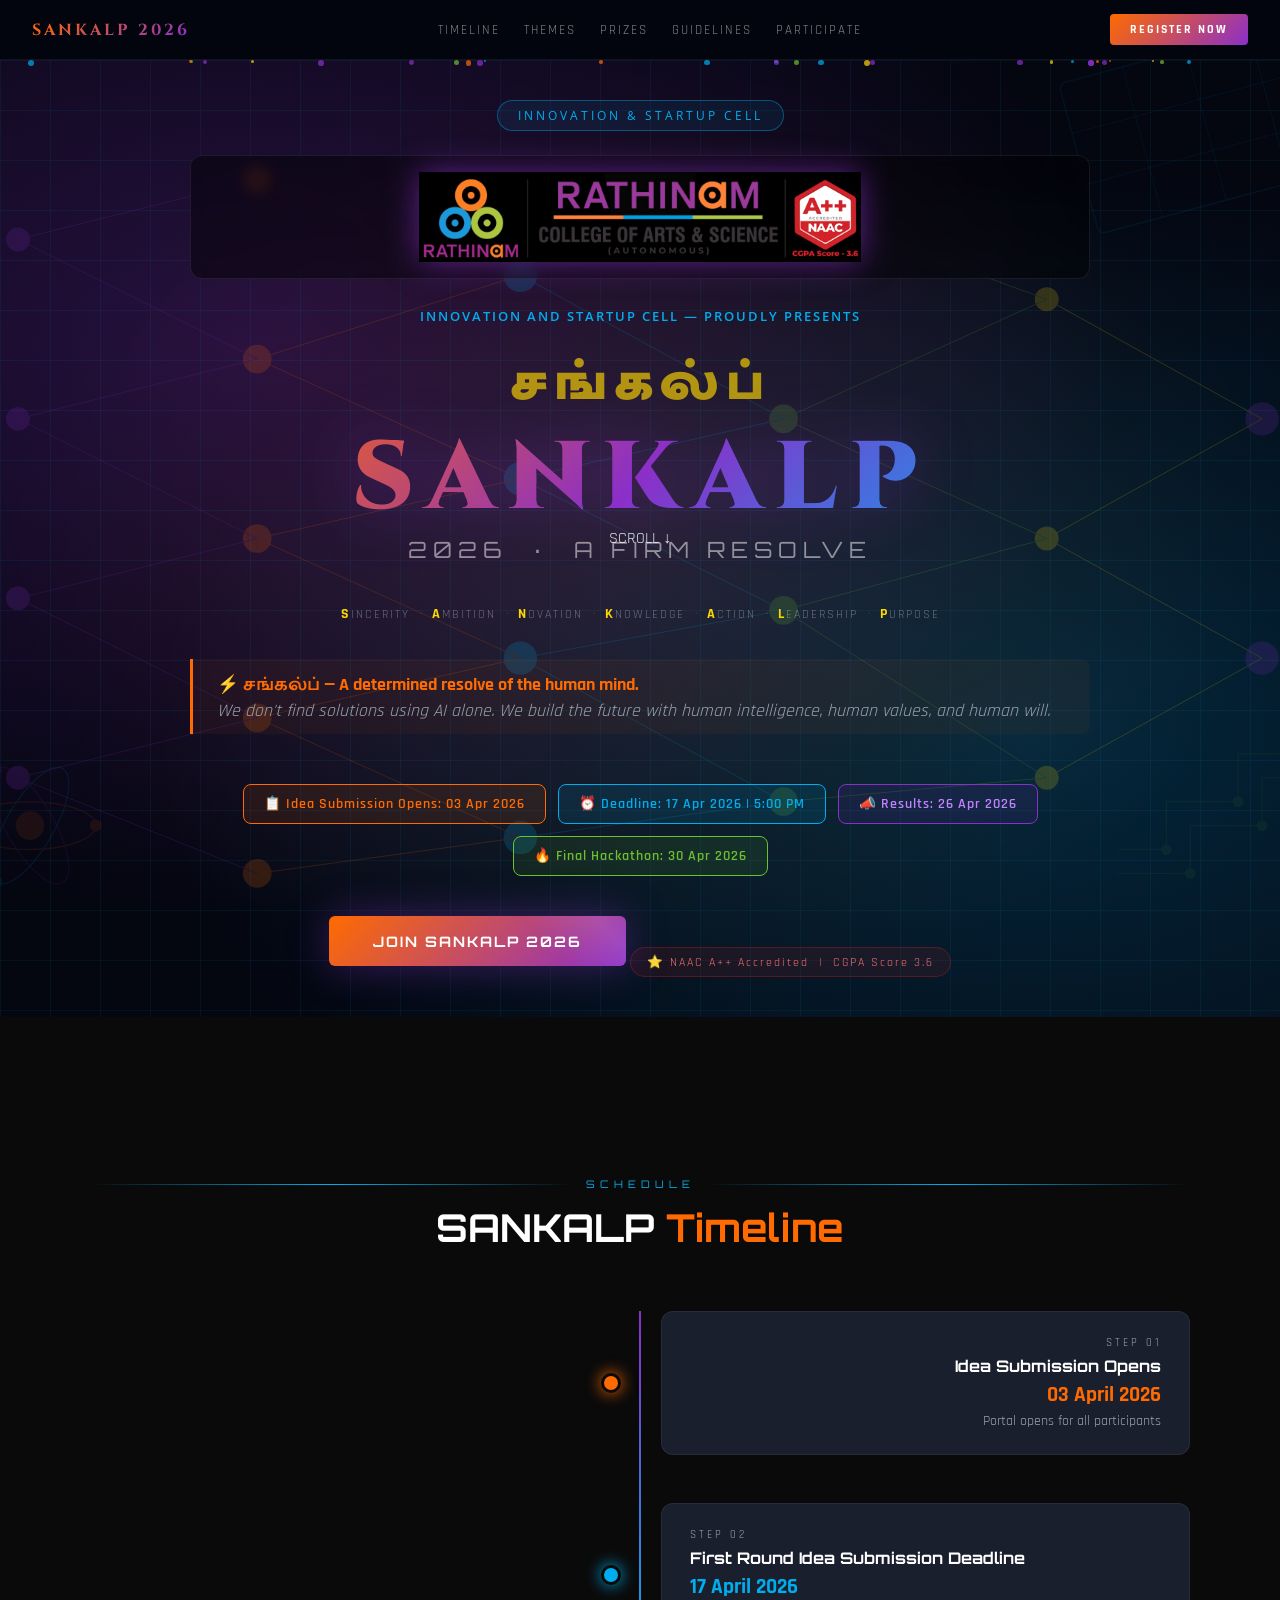
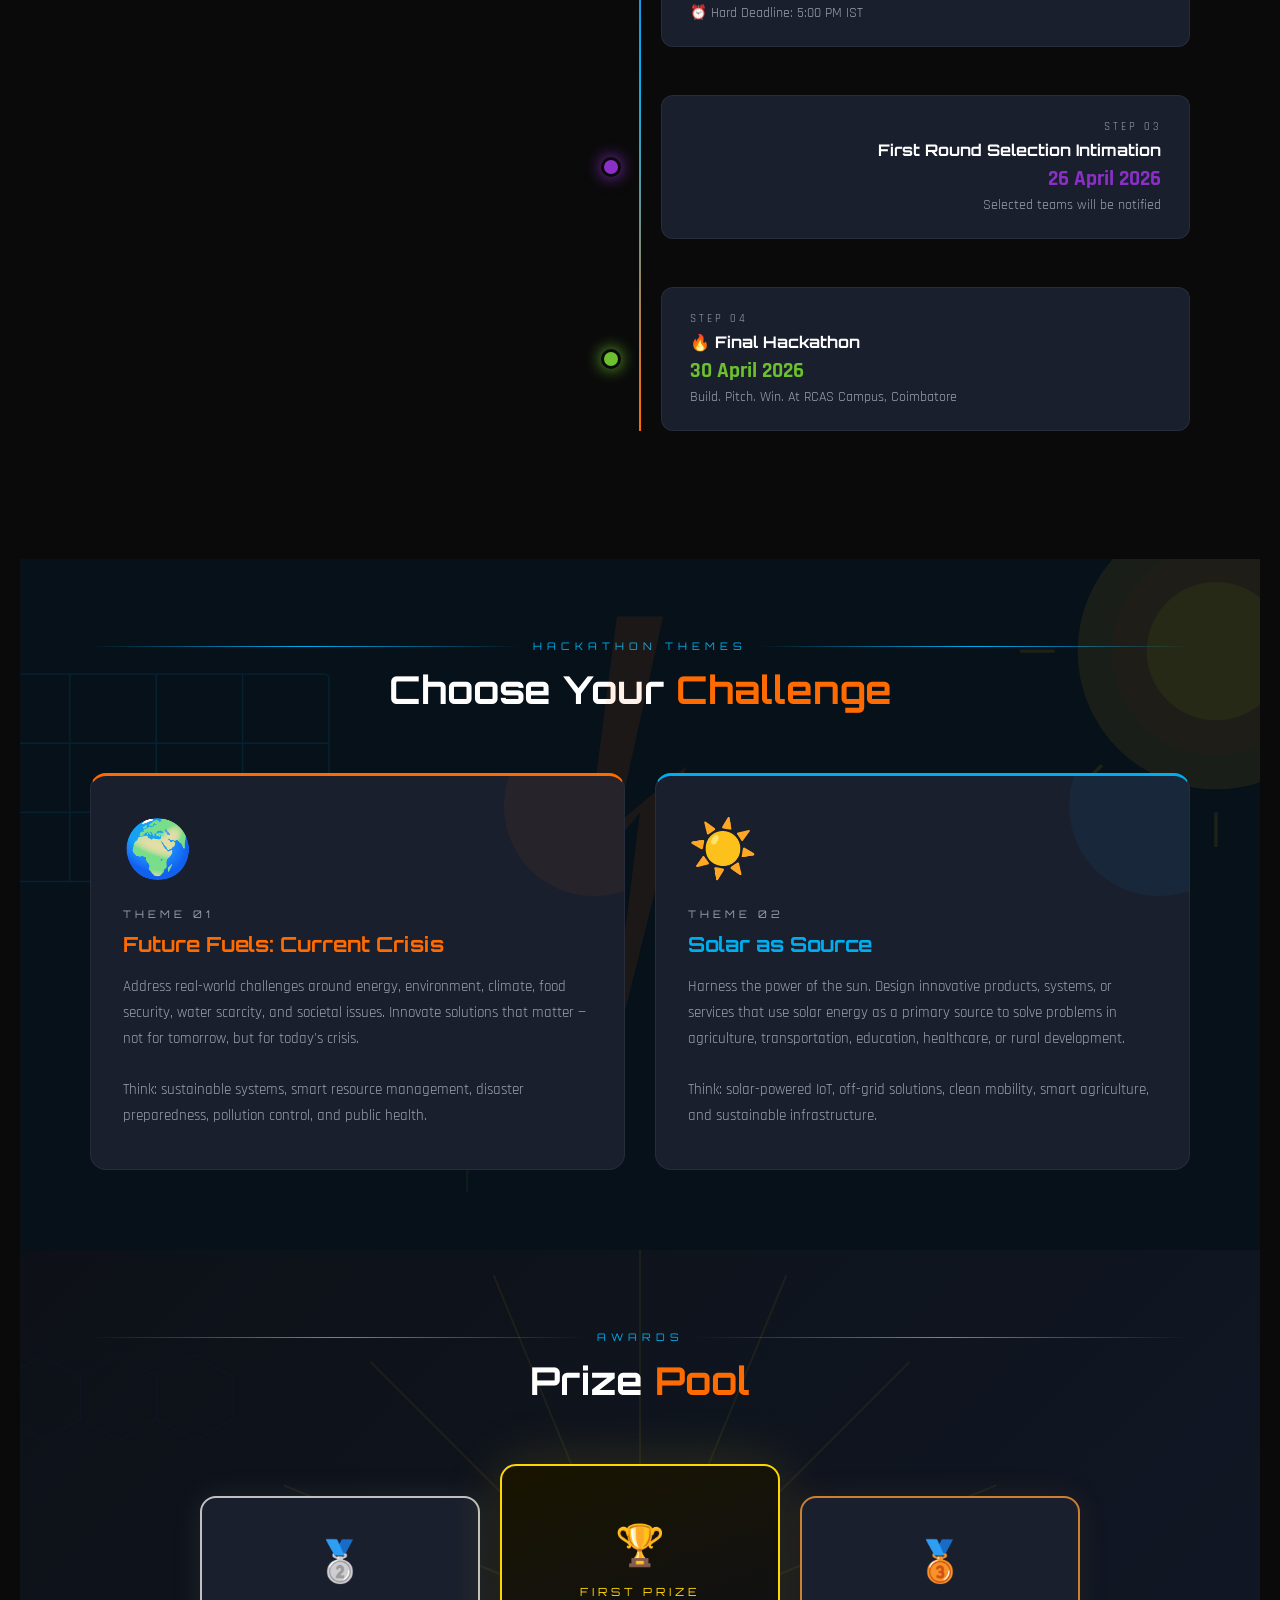
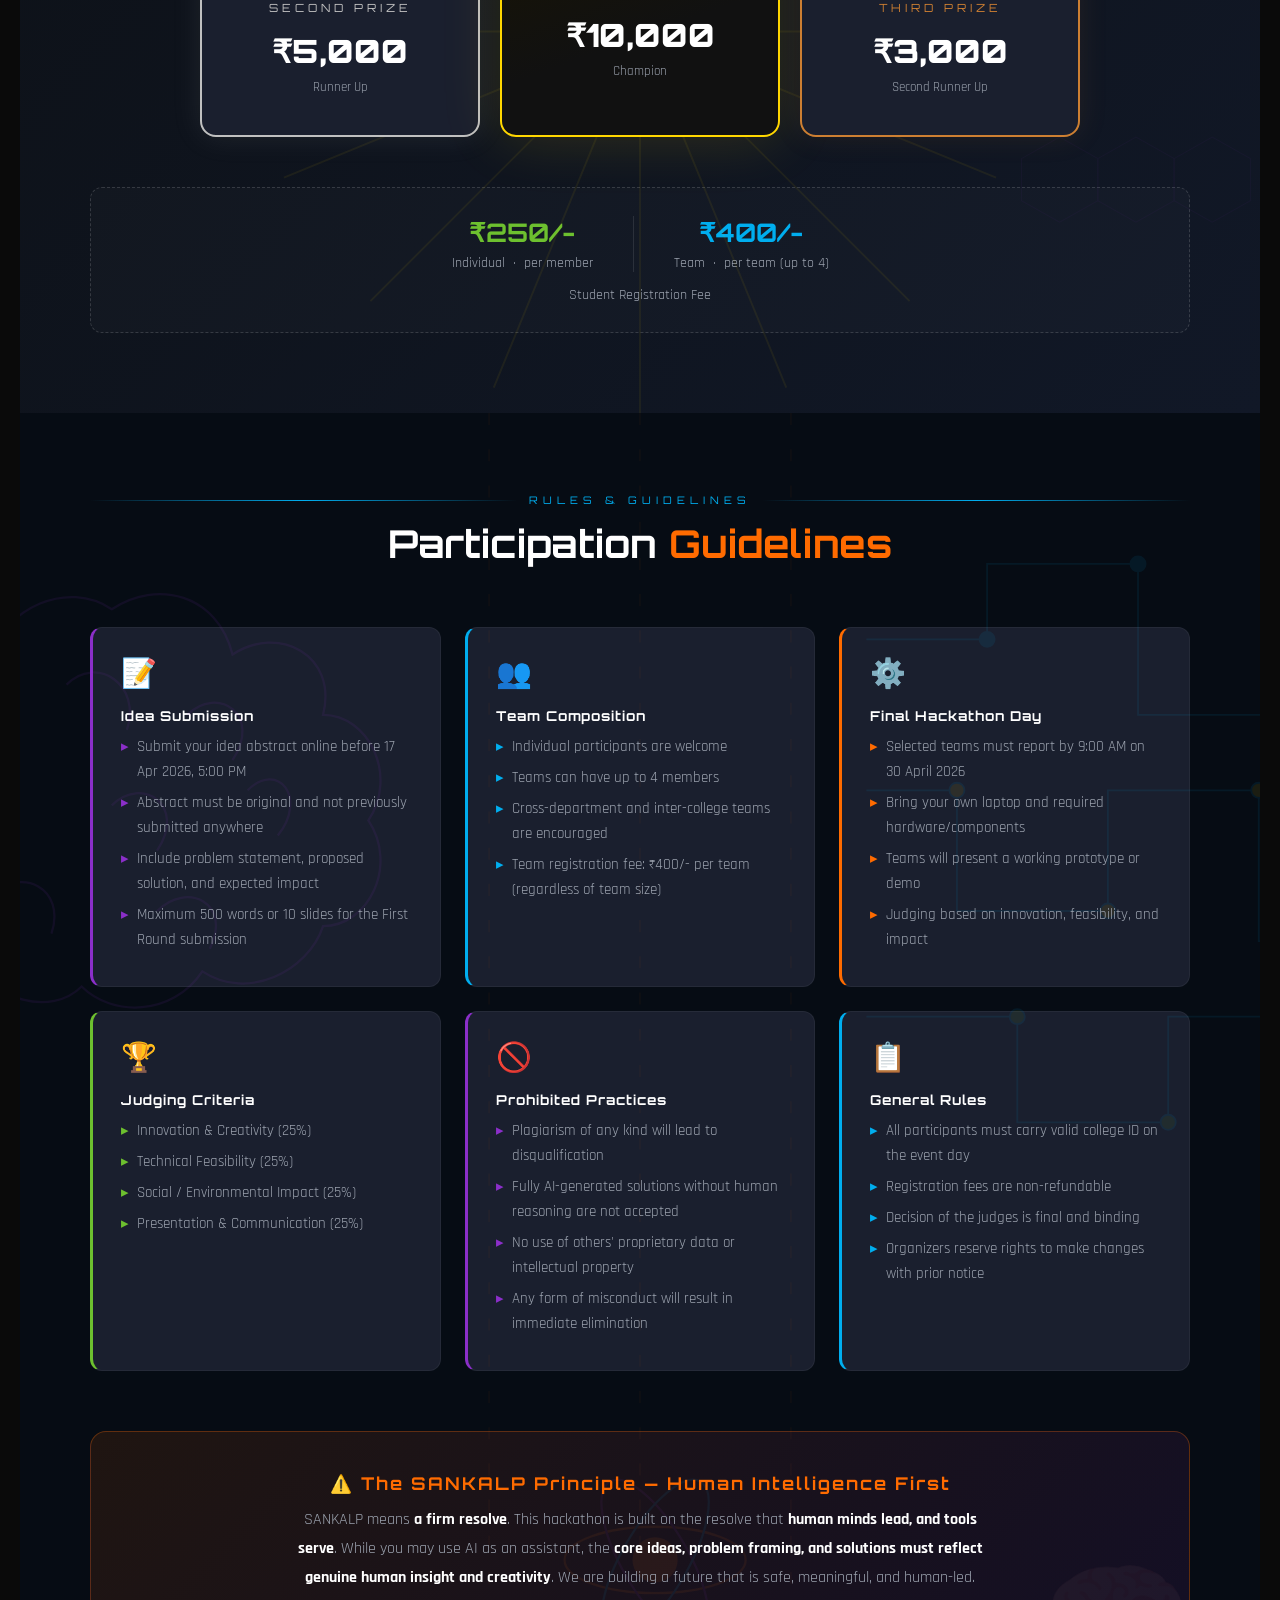
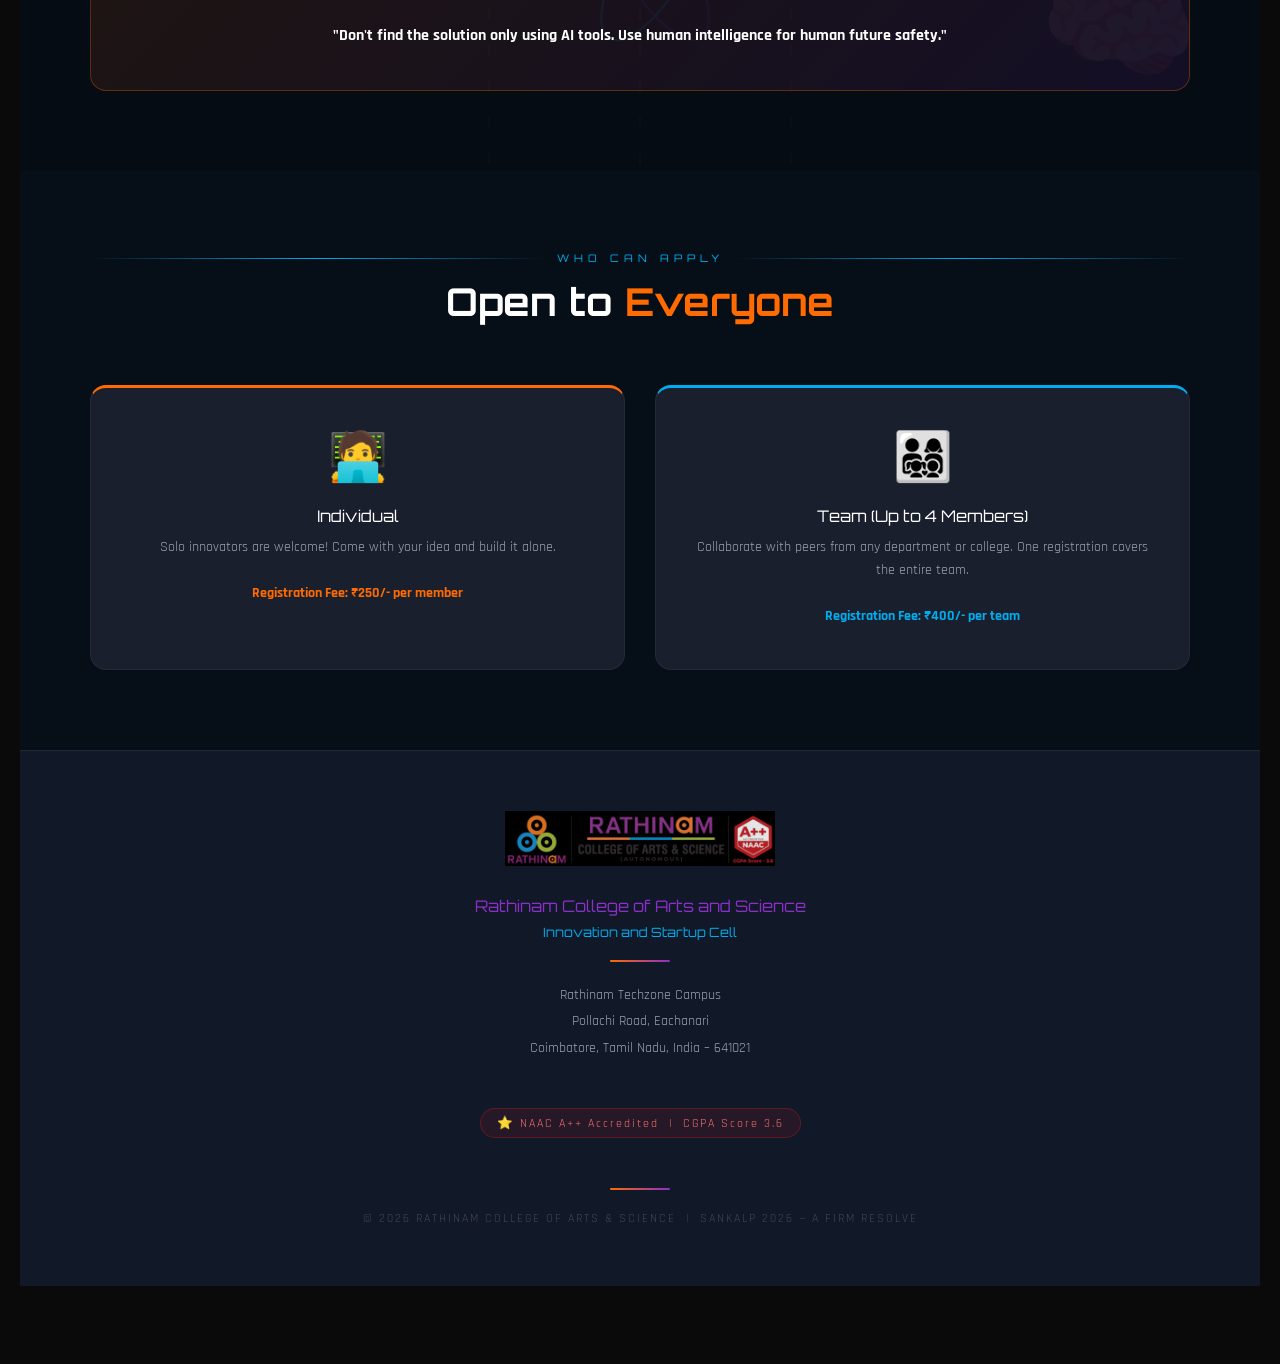
<file: index.html>
<!DOCTYPE html>
<html lang="en">
<head>
<meta charset="UTF-8">
<meta name="viewport" content="width=device-width, initial-scale=1.0">
<meta name="description" content="SANKALP 2026 – RCAS Innovation & Startup Cell Hackathon. A firm resolve for human-led innovation. Coimbatore, Tamil Nadu.">
<meta property="og:title" content="SANKALP 2026 — RCAS Hackathon">
<meta property="og:description" content="Rathinam College of Arts & Science Innovation & Startup Cell proudly presents SANKALP 2026 — a hackathon built on human resolve.">
<title>SANKALP 2026 — RCAS Innovation & Startup Cell</title>

<!-- Navigation bar -->
<style>
  .topnav {
    position: fixed; top: 0; left: 0; right: 0; z-index: 999;
    background: rgba(4,6,16,0.92);
    backdrop-filter: blur(12px);
    border-bottom: 1px solid rgba(255,255,255,0.06);
    display: flex; align-items: center; justify-content: space-between;
    padding: 0 32px; height: 60px;
  }
  .topnav .brand {
    font-family: 'Cinzel', serif;
    font-size: 1rem; font-weight: 700;
    background: linear-gradient(135deg, #FF6B00, #8B2FC9);
    -webkit-background-clip: text; -webkit-text-fill-color: transparent;
    background-clip: text; letter-spacing: 3px;
  }
  .topnav .nav-links { display: flex; gap: 24px; }
  .topnav .nav-link {
    font-family: 'Rajdhani', sans-serif;
    font-size: 0.8rem; letter-spacing: 2px; text-transform: uppercase;
    color: rgba(255,255,255,0.5); text-decoration: none;
    transition: color 0.2s;
  }
  .topnav .nav-link:hover, .topnav .nav-link.active { color: #FF6B00; }
  .topnav .reg-btn {
    background: linear-gradient(135deg, #FF6B00, #8B2FC9);
    color: white; font-family: 'Rajdhani', sans-serif;
    font-size: 0.75rem; font-weight: 700; letter-spacing: 2px;
    padding: 8px 20px; border-radius: 4px; text-decoration: none;
    text-transform: uppercase;
  }
  @media(max-width:768px){
    .topnav .nav-links { display: none; }
    .topnav { padding: 0 16px; }
  }
  body { padding-top: 60px; }
</style>

<link href="https://fonts.googleapis.com/css2?family=Orbitron:wght@400;700;900&family=Rajdhani:wght@400;500;600;700&family=Open+Sans:wght@300;400;600&family=Cinzel:wght@700;900&family=Catamaran:wght@700;900&display=swap" rel="stylesheet">
<link rel="stylesheet" href="css/style.css">
</head>
<body>

<!-- TOP NAVIGATION -->
<nav class="topnav">
  <div class="brand">SANKALP 2026</div>
  <div class="nav-links">
    <a href="#timeline" class="nav-link">Timeline</a>
    <a href="#themes" class="nav-link">Themes</a>
    <a href="#prizes" class="nav-link">Prizes</a>
    <a href="#guidelines" class="nav-link">Guidelines</a>
    <a href="#participation" class="nav-link">Participate</a>
  </div>
  <a href="#register" class="reg-btn">Register Now</a>
</nav>


<!-- ═══════════════════════════ HERO ═══════════════════════════ -->
<div class="hero">
  <div class="hero-grid"></div>

  <!-- AI Neural Network Background SVG -->
  <svg class="hero-bg-svg" xmlns="http://www.w3.org/2000/svg" style="position:absolute;inset:0;width:100%;height:100%;pointer-events:none;opacity:0.18;" viewBox="0 0 1200 800" preserveAspectRatio="xMidYMid slice">
    <!-- Neural net nodes -->
    <g id="neural">
      <!-- Layer 1 -->
      <circle cx="80" cy="150" r="10" fill="#8B2FC9"/><circle cx="80" cy="300" r="10" fill="#8B2FC9"/><circle cx="80" cy="450" r="10" fill="#8B2FC9"/><circle cx="80" cy="600" r="10" fill="#8B2FC9"/>
      <!-- Layer 2 -->
      <circle cx="280" cy="100" r="12" fill="#FF6B00"/><circle cx="280" cy="250" r="12" fill="#FF6B00"/><circle cx="280" cy="400" r="12" fill="#FF6B00"/><circle cx="280" cy="550" r="12" fill="#FF6B00"/><circle cx="280" cy="680" r="12" fill="#FF6B00"/>
      <!-- Layer 3 -->
      <circle cx="500" cy="180" r="14" fill="#00AEEF"/><circle cx="500" cy="350" r="14" fill="#00AEEF"/><circle cx="500" cy="500" r="14" fill="#00AEEF"/><circle cx="500" cy="650" r="14" fill="#00AEEF"/>
      <!-- Layer 4 -->
      <circle cx="720" cy="120" r="12" fill="#6DC02F"/><circle cx="720" cy="300" r="12" fill="#6DC02F"/><circle cx="720" cy="460" r="12" fill="#6DC02F"/><circle cx="720" cy="620" r="12" fill="#6DC02F"/>
      <!-- Layer 5 -->
      <circle cx="940" cy="200" r="10" fill="#FFD700"/><circle cx="940" cy="400" r="10" fill="#FFD700"/><circle cx="940" cy="600" r="10" fill="#FFD700"/>
      <!-- Layer 6 -->
      <circle cx="1120" cy="300" r="14" fill="#8B2FC9"/><circle cx="1120" cy="500" r="14" fill="#8B2FC9"/>

      <!-- Connections L1-L2 -->
      <line x1="80" y1="150" x2="280" y2="100" stroke="#8B2FC9" stroke-width="0.8"/>
      <line x1="80" y1="150" x2="280" y2="250" stroke="#8B2FC9" stroke-width="0.8"/>
      <line x1="80" y1="300" x2="280" y2="250" stroke="#8B2FC9" stroke-width="0.8"/>
      <line x1="80" y1="300" x2="280" y2="400" stroke="#8B2FC9" stroke-width="0.8"/>
      <line x1="80" y1="450" x2="280" y2="400" stroke="#8B2FC9" stroke-width="0.8"/>
      <line x1="80" y1="450" x2="280" y2="550" stroke="#8B2FC9" stroke-width="0.8"/>
      <line x1="80" y1="600" x2="280" y2="550" stroke="#8B2FC9" stroke-width="0.8"/>
      <line x1="80" y1="600" x2="280" y2="680" stroke="#8B2FC9" stroke-width="0.8"/>
      <!-- Connections L2-L3 -->
      <line x1="280" y1="100" x2="500" y2="180" stroke="#FF6B00" stroke-width="0.8"/>
      <line x1="280" y1="250" x2="500" y2="180" stroke="#FF6B00" stroke-width="0.8"/>
      <line x1="280" y1="250" x2="500" y2="350" stroke="#FF6B00" stroke-width="0.8"/>
      <line x1="280" y1="400" x2="500" y2="350" stroke="#FF6B00" stroke-width="0.8"/>
      <line x1="280" y1="400" x2="500" y2="500" stroke="#FF6B00" stroke-width="0.8"/>
      <line x1="280" y1="550" x2="500" y2="500" stroke="#FF6B00" stroke-width="0.8"/>
      <line x1="280" y1="550" x2="500" y2="650" stroke="#FF6B00" stroke-width="0.8"/>
      <line x1="280" y1="680" x2="500" y2="650" stroke="#FF6B00" stroke-width="0.8"/>
      <!-- Connections L3-L4 -->
      <line x1="500" y1="180" x2="720" y2="120" stroke="#00AEEF" stroke-width="0.8"/>
      <line x1="500" y1="180" x2="720" y2="300" stroke="#00AEEF" stroke-width="0.8"/>
      <line x1="500" y1="350" x2="720" y2="300" stroke="#00AEEF" stroke-width="0.8"/>
      <line x1="500" y1="350" x2="720" y2="460" stroke="#00AEEF" stroke-width="0.8"/>
      <line x1="500" y1="500" x2="720" y2="460" stroke="#00AEEF" stroke-width="0.8"/>
      <line x1="500" y1="500" x2="720" y2="620" stroke="#00AEEF" stroke-width="0.8"/>
      <line x1="500" y1="650" x2="720" y2="620" stroke="#00AEEF" stroke-width="0.8"/>
      <!-- Connections L4-L5 -->
      <line x1="720" y1="120" x2="940" y2="200" stroke="#6DC02F" stroke-width="0.8"/>
      <line x1="720" y1="300" x2="940" y2="200" stroke="#6DC02F" stroke-width="0.8"/>
      <line x1="720" y1="300" x2="940" y2="400" stroke="#6DC02F" stroke-width="0.8"/>
      <line x1="720" y1="460" x2="940" y2="400" stroke="#6DC02F" stroke-width="0.8"/>
      <line x1="720" y1="460" x2="940" y2="600" stroke="#6DC02F" stroke-width="0.8"/>
      <line x1="720" y1="620" x2="940" y2="600" stroke="#6DC02F" stroke-width="0.8"/>
      <!-- Connections L5-L6 -->
      <line x1="940" y1="200" x2="1120" y2="300" stroke="#FFD700" stroke-width="0.8"/>
      <line x1="940" y1="400" x2="1120" y2="300" stroke="#FFD700" stroke-width="0.8"/>
      <line x1="940" y1="400" x2="1120" y2="500" stroke="#FFD700" stroke-width="0.8"/>
      <line x1="940" y1="600" x2="1120" y2="500" stroke="#FFD700" stroke-width="0.8"/>
    </g>

    <!-- Solar panel grid top-right -->
    <g transform="translate(950,20) rotate(-15)" opacity="0.6">
      <rect x="0" y="0" width="220" height="130" rx="6" fill="none" stroke="#00AEEF" stroke-width="1"/>
      <line x1="0" y1="43" x2="220" y2="43" stroke="#00AEEF" stroke-width="0.7"/>
      <line x1="0" y1="87" x2="220" y2="87" stroke="#00AEEF" stroke-width="0.7"/>
      <line x1="55" y1="0" x2="55" y2="130" stroke="#00AEEF" stroke-width="0.7"/>
      <line x1="110" y1="0" x2="110" y2="130" stroke="#00AEEF" stroke-width="0.7"/>
      <line x1="165" y1="0" x2="165" y2="130" stroke="#00AEEF" stroke-width="0.7"/>
      <!-- sun rays -->
      <circle cx="280" cy="-30" r="28" fill="#FFD700" opacity="0.5"/>
      <line x1="280" y1="-65" x2="280" y2="-78" stroke="#FFD700" stroke-width="2"/>
      <line x1="280" y1="15" x2="280" y2="28" stroke="#FFD700" stroke-width="2"/>
      <line x1="245" y1="-30" x2="232" y2="-30" stroke="#FFD700" stroke-width="2"/>
      <line x1="315" y1="-30" x2="328" y2="-30" stroke="#FFD700" stroke-width="2"/>
      <line x1="256" y1="-56" x2="247" y2="-65" stroke="#FFD700" stroke-width="2"/>
      <line x1="304" y1="-4" x2="313" y2="5" stroke="#FFD700" stroke-width="2"/>
      <line x1="256" y1="-4" x2="247" y2="5" stroke="#FFD700" stroke-width="2"/>
      <line x1="304" y1="-56" x2="313" y2="-65" stroke="#FFD700" stroke-width="2"/>
    </g>

    <!-- Fuel/energy atom bottom-left -->
    <g transform="translate(30,580)" opacity="0.5">
      <circle cx="60" cy="60" r="12" fill="#FF6B00"/>
      <ellipse cx="60" cy="60" rx="55" ry="20" fill="none" stroke="#FF6B00" stroke-width="1.2" transform="rotate(0,60,60)"/>
      <ellipse cx="60" cy="60" rx="55" ry="20" fill="none" stroke="#8B2FC9" stroke-width="1.2" transform="rotate(60,60,60)"/>
      <ellipse cx="60" cy="60" rx="55" ry="20" fill="none" stroke="#00AEEF" stroke-width="1.2" transform="rotate(120,60,60)"/>
      <circle cx="115" cy="60" r="5" fill="#FF6B00"/>
      <circle cx="32" cy="13" r="5" fill="#8B2FC9"/>
      <circle cx="32" cy="107" r="5" fill="#00AEEF"/>
    </g>

    <!-- Circuit traces bottom-right -->
    <g transform="translate(1000,680)" opacity="0.4" stroke="#6DC02F" stroke-width="1" fill="none">
      <polyline points="0,0 60,0 60,-40 120,-40 120,-80 180,-80"/>
      <polyline points="0,-20 40,-20 40,-60 100,-60 100,-100 160,-100 160,-60 200,-60"/>
      <circle cx="60" cy="0" r="4" fill="#6DC02F"/>
      <circle cx="120" cy="-40" r="4" fill="#6DC02F"/>
      <circle cx="40" cy="-20" r="4" fill="#6DC02F"/>
      <circle cx="100" cy="-60" r="4" fill="#6DC02F"/>
      <circle cx="160" cy="-100" r="4" fill="#6DC02F"/>
    </g>
  </svg>

  <div class="hero-particles" id="particles"></div>

  <div class="hero-content">
    <div class="organizer-badge">Innovation & Startup Cell</div>

    <div class="college-logo-area">
      <img src="images/rcas-logo.png" alt="RCAS Logo" onerror="this.style.display='none'">
    </div>

    <div class="isc-title" style="color:var(--blue); font-size:0.8rem; margin-bottom:18px;">Innovation and Startup Cell — Proudly Presents</div>

    <div class="sankalp-devanagari">சங்கல்ப்</div>
    <div class="hero-title">SANKALP</div>
    <div class="hero-subtitle">2026 &nbsp;·&nbsp; A Firm Resolve</div>

    <div class="sankalp-meaning">
      <span class="meaning-letter"><span class="ml">S</span>incerity</span>
      <span class="meaning-sep">·</span>
      <span class="meaning-letter"><span class="ml">A</span>mbition</span>
      <span class="meaning-sep">·</span>
      <span class="meaning-letter"><span class="ml">N</span>ovation</span>
      <span class="meaning-sep">·</span>
      <span class="meaning-letter"><span class="ml">K</span>nowledge</span>
      <span class="meaning-sep">·</span>
      <span class="meaning-letter"><span class="ml">A</span>ction</span>
      <span class="meaning-sep">·</span>
      <span class="meaning-letter"><span class="ml">L</span>eadership</span>
      <span class="meaning-sep">·</span>
      <span class="meaning-letter"><span class="ml">P</span>urpose</span>
    </div>

    <div class="tagline">
      <strong>⚡ <span style="font-family:'Catamaran',sans-serif;">சங்கல்ப்</span> — A determined resolve of the human mind.</strong><br>
      We don't find solutions using AI alone. We build the future with human intelligence, human values, and human will.
    </div>

    <div class="date-chips">
      <div class="chip chip-orange">📋 Idea Submission Opens: 03 Apr 2026</div>
      <div class="chip chip-blue">⏰ Deadline: 17 Apr 2026 | 5:00 PM</div>
      <div class="chip chip-purple">📣 Results: 26 Apr 2026</div>
      <div class="chip chip-green">🔥 Final Hackathon: 30 Apr 2026</div>
    </div>

    <a href="#register" class="cta-btn">JOIN SANKALP 2026</a>

    <div class="naac-badge">⭐ NAAC A++ Accredited &nbsp;|&nbsp; CGPA Score 3.6</div>
  </div>

  <div class="scroll-indicator">SCROLL ↓</div>
</div>


<!-- ═══════════════════════════ TIMELINE ═══════════════════════════ -->
<section id="timeline">
<section>
  <div class="container">
    <div class="section-label">Schedule</div>
    <div class="section-title">SANKALP <span>Timeline</span></div>

    <div class="timeline">

      <div class="tl-item">
        <div class="tl-card">
          <div class="tl-step">Step 01</div>
          <div class="tl-title">Idea Submission Opens</div>
          <div class="tl-date">03 April 2026</div>
          <div class="tl-time">Portal opens for all participants</div>
        </div>
        <div class="tl-dot"></div>
        <div style="flex:1"></div>
      </div>

      <div class="tl-item">
        <div style="flex:1"></div>
        <div class="tl-dot blue"></div>
        <div class="tl-card">
          <div class="tl-step">Step 02</div>
          <div class="tl-title">First Round Idea Submission Deadline</div>
          <div class="tl-date" style="color:var(--blue);">17 April 2026</div>
          <div class="tl-time">⏰ Hard Deadline: 5:00 PM IST</div>
        </div>
      </div>

      <div class="tl-item">
        <div class="tl-card">
          <div class="tl-step">Step 03</div>
          <div class="tl-title">First Round Selection Intimation</div>
          <div class="tl-date" style="color:var(--purple);">26 April 2026</div>
          <div class="tl-time">Selected teams will be notified</div>
        </div>
        <div class="tl-dot purple"></div>
        <div style="flex:1"></div>
      </div>

      <div class="tl-item">
        <div style="flex:1"></div>
        <div class="tl-dot green"></div>
        <div class="tl-card">
          <div class="tl-step">Step 04</div>
          <div class="tl-title">🔥 Final Hackathon</div>
          <div class="tl-date" style="color:var(--green);">30 April 2026</div>
          <div class="tl-time">Build. Pitch. Win. At RCAS Campus, Coimbatore</div>
        </div>
      </div>

    </div>
  </div>
</section>


<!-- ═══ THEMES ═══ -->
<section style="background:#07111a; position:relative; overflow:hidden;">

  <!-- Solar + fuel background illustration -->
  <svg style="position:absolute;inset:0;width:100%;height:100%;pointer-events:none;opacity:0.12;" xmlns="http://www.w3.org/2000/svg" viewBox="0 0 1200 600" preserveAspectRatio="xMidYMid slice">
    <!-- Big sun -->
    <circle cx="1100" cy="80" r="120" fill="#FFD700" opacity="0.6"/>
    <circle cx="1100" cy="80" r="90" fill="#FF6B00" opacity="0.5"/>
    <circle cx="1100" cy="80" r="60" fill="#FFD700"/>
    <!-- Sun rays -->
    <g stroke="#FFD700" stroke-width="3" opacity="0.7">
      <line x1="1100" y1="-60" x2="1100" y2="-90"/>
      <line x1="1100" y1="220" x2="1100" y2="250"/>
      <line x1="960" y1="80" x2="930" y2="80"/>
      <line x1="1240" y1="80" x2="1270" y2="80"/>
      <line x1="1001" y1="-19" x2="981" y2="-39"/>
      <line x1="1199" y1="179" x2="1219" y2="199"/>
      <line x1="1001" y1="179" x2="981" y2="199"/>
      <line x1="1199" y1="-19" x2="1219" y2="-39"/>
    </g>
    <!-- Solar panels left -->
    <g transform="translate(30,100)" stroke="#00AEEF" stroke-width="1.2" fill="none" opacity="0.9">
      <rect x="0" y="0" width="300" height="180" rx="4"/>
      <line x1="0" y1="60" x2="300" y2="60"/>
      <line x1="0" y1="120" x2="300" y2="120"/>
      <line x1="75" y1="0" x2="75" y2="180"/>
      <line x1="150" y1="0" x2="150" y2="180"/>
      <line x1="225" y1="0" x2="225" y2="180"/>
    </g>
    <!-- Energy bolt center -->
    <polygon points="580,50 550,280 600,220 570,460 640,180 580,230 620,50" fill="#FF6B00" opacity="0.7"/>
    <!-- Fuel molecule right -->
    <g transform="translate(700,300)" opacity="0.8">
      <circle cx="80" cy="80" r="18" fill="#8B2FC9"/>
      <circle cx="160" cy="40" r="12" fill="#FF6B00"/>
      <circle cx="160" cy="120" r="12" fill="#00AEEF"/>
      <circle cx="20" cy="40" r="12" fill="#6DC02F"/>
      <circle cx="20" cy="120" r="12" fill="#FFD700"/>
      <line x1="80" y1="80" x2="160" y2="40" stroke="#8B2FC9" stroke-width="2"/>
      <line x1="80" y1="80" x2="160" y2="120" stroke="#8B2FC9" stroke-width="2"/>
      <line x1="80" y1="80" x2="20" y2="40" stroke="#8B2FC9" stroke-width="2"/>
      <line x1="80" y1="80" x2="20" y2="120" stroke="#8B2FC9" stroke-width="2"/>
    </g>
    <!-- Wind turbine silhouette -->
    <g transform="translate(420,350)" opacity="0.5" stroke="#6DC02F" stroke-width="2" fill="none">
      <line x1="30" y1="0" x2="30" y2="200"/>
      <ellipse cx="30" cy="0" rx="3" ry="3" fill="#6DC02F"/>
      <line x1="30" y1="0" x2="90" y2="-60" stroke-width="3"/>
      <line x1="30" y1="0" x2="-30" y2="-60" stroke-width="3"/>
      <line x1="30" y1="0" x2="30" y2="-80" stroke-width="3"/>
    </g>
  </svg>
  <div class="container">
    <div class="section-label">Hackathon Themes</div>
    <div class="section-title">Choose Your <span>Challenge</span></div>

    <div class="themes-grid">

      <div class="theme-card theme-1">
        <div class="theme-icon">🌍</div>
        <div class="theme-num">Theme 01</div>
        <div class="theme-name">Future Fuels: Current Crisis</div>
        <div class="theme-desc">
          Address real-world challenges around energy, environment, climate, food security, water scarcity, and societal issues. Innovate solutions that matter — not for tomorrow, but for today's crisis.
          <br><br>Think: sustainable systems, smart resource management, disaster preparedness, pollution control, and public health.
        </div>
      </div>

      <div class="theme-card theme-2">
        <div class="theme-icon">☀️</div>
        <div class="theme-num">Theme 02</div>
        <div class="theme-name">Solar as Source</div>
        <div class="theme-desc">
          Harness the power of the sun. Design innovative products, systems, or services that use solar energy as a primary source to solve problems in agriculture, transportation, education, healthcare, or rural development.
          <br><br>Think: solar-powered IoT, off-grid solutions, clean mobility, smart agriculture, and sustainable infrastructure.
        </div>
      </div>

    </div>
  </div>
</section>


<!-- ═══════════════════════════ PRIZES ═══════════════════════════ -->
<section class="prizes-section" style="position:relative;overflow:hidden;">
  <svg style="position:absolute;inset:0;width:100%;height:100%;pointer-events:none;opacity:0.08;" xmlns="http://www.w3.org/2000/svg" viewBox="0 0 1200 600" preserveAspectRatio="xMidYMid slice">
    <!-- Radiating energy lines from center -->
    <g transform="translate(600,300)" stroke="#FFD700" stroke-width="1.5" opacity="0.8">
      <line x1="0" y1="0" x2="0" y2="-300"/><line x1="0" y1="0" x2="0" y2="300"/>
      <line x1="0" y1="0" x2="300" y2="0"/><line x1="0" y1="0" x2="-300" y2="0"/>
      <line x1="0" y1="0" x2="212" y2="-212"/><line x1="0" y1="0" x2="-212" y2="-212"/>
      <line x1="0" y1="0" x2="212" y2="212"/><line x1="0" y1="0" x2="-212" y2="212"/>
      <line x1="0" y1="0" x2="280" y2="-115"/><line x1="0" y1="0" x2="-280" y2="-115"/>
      <line x1="0" y1="0" x2="280" y2="115"/><line x1="0" y1="0" x2="-280" y2="115"/>
      <line x1="0" y1="0" x2="115" y2="-280"/><line x1="0" y1="0" x2="-115" y2="-280"/>
      <line x1="0" y1="0" x2="115" y2="280"/><line x1="0" y1="0" x2="-115" y2="280"/>
    </g>
    <circle cx="600" cy="300" r="40" fill="#FFD700" opacity="0.3"/>
    <circle cx="600" cy="300" r="20" fill="#FF6B00" opacity="0.5"/>
    <!-- Hexagon grid (fuel cell pattern) -->
    <g stroke="#8B2FC9" stroke-width="0.8" fill="none" opacity="0.6">
      <polygon points="100,100 130,83 160,100 160,133 130,150 100,133"/>
      <polygon points="160,100 190,83 220,100 220,133 190,150 160,133"/>
      <polygon points="220,100 250,83 280,100 280,133 250,150 220,133"/>
      <polygon points="900,400 930,383 960,400 960,433 930,450 900,433"/>
      <polygon points="960,400 990,383 1020,400 1020,433 990,450 960,433"/>
      <polygon points="1020,400 1050,383 1080,400 1080,433 1050,450 1020,433"/>
    </g>
  </svg>
  <div class="container">
    <div class="section-label">Awards</div>
    <div class="section-title">Prize <span>Pool</span></div>

    <div class="prizes-grid">

      <div class="prize-card second">
        <div class="prize-rank">🥈</div>
        <div class="prize-label">Second Prize</div>
        <div class="prize-amount">₹5,000</div>
        <div class="prize-sub">Runner Up</div>
      </div>

      <div class="prize-card first">
        <div class="prize-rank">🏆</div>
        <div class="prize-label">First Prize</div>
        <div class="prize-amount">₹10,000</div>
        <div class="prize-sub">Champion</div>
      </div>

      <div class="prize-card third">
        <div class="prize-rank">🥉</div>
        <div class="prize-label">Third Prize</div>
        <div class="prize-amount">₹3,000</div>
        <div class="prize-sub">Second Runner Up</div>
      </div>

    </div>

    <div class="reg-fee">
      <div style="display:flex;justify-content:center;gap:40px;flex-wrap:wrap;">
        <div>
          <div class="fee-amt">₹250/-</div>
          <div class="fee-label">Individual &nbsp;·&nbsp; per member</div>
        </div>
        <div style="border-left:1px solid rgba(255,255,255,0.1);"></div>
        <div>
          <div class="fee-amt" style="color:var(--blue);">₹400/-</div>
          <div class="fee-label">Team &nbsp;·&nbsp; per team (up to 4)</div>
        </div>
      </div>
      <div class="fee-label" style="margin-top:14px;">Student Registration Fee</div>
    </div>

  </div>
</section>


<!-- ═══════════════════════════ GUIDELINES ═══════════════════════════ -->
<section class="guidelines-section" style="position:relative;overflow:hidden;">

  <!-- AI Brain + circuit background -->
  <svg style="position:absolute;inset:0;width:100%;height:100%;pointer-events:none;opacity:0.1;" xmlns="http://www.w3.org/2000/svg" viewBox="0 0 1200 900" preserveAspectRatio="xMidYMid slice">
    <!-- Brain outline left -->
    <g transform="translate(20,100)" fill="none" stroke="#8B2FC9" stroke-width="1.5" opacity="0.9">
      <path d="M100,200 C40,180 20,120 60,80 C80,50 120,40 150,60 C160,30 200,10 230,30 C260,10 300,20 310,60 C340,40 380,60 370,100 C400,100 420,140 400,170 C420,200 400,240 370,240 C360,270 320,290 290,270 C270,300 230,300 210,280 C190,300 150,290 140,260 C110,270 80,250 100,200Z"/>
      <!-- brain folds -->
      <path d="M120,120 C140,100 170,110 160,140"/>
      <path d="M200,80 C220,60 250,80 240,110"/>
      <path d="M280,100 C300,80 330,100 310,130"/>
      <path d="M110,170 C130,150 160,165 150,195"/>
      <path d="M230,160 C250,140 280,160 260,190"/>
      <path d="M320,150 C340,130 360,155 340,180"/>
      <path d="M150,220 C170,200 200,215 190,245"/>
      <path d="M260,230 C280,210 310,225 295,255"/>
    </g>
    <!-- Circuit traces right side -->
    <g transform="translate(750,50)" stroke="#00AEEF" stroke-width="1.2" fill="none" opacity="0.8">
      <polyline points="0,100 80,100 80,50 180,50 180,150 280,150 280,80 380,80"/>
      <polyline points="0,200 60,200 60,280 160,280 160,200 260,200 260,300 360,300 360,200 440,200"/>
      <polyline points="0,350 100,350 100,420 200,420 200,350 300,350 300,450 400,450"/>
      <circle cx="80" cy="100" r="5" fill="#00AEEF"/>
      <circle cx="180" cy="50" r="5" fill="#00AEEF"/>
      <circle cx="280" cy="150" r="5" fill="#00AEEF"/>
      <circle cx="60" cy="200" r="5" fill="#FFD700"/>
      <circle cx="160" cy="280" r="5" fill="#FFD700"/>
      <circle cx="260" cy="200" r="5" fill="#FFD700"/>
      <circle cx="100" cy="350" r="5" fill="#6DC02F"/>
      <circle cx="200" cy="420" r="5" fill="#6DC02F"/>
      <circle cx="300" cy="350" r="5" fill="#6DC02F"/>
    </g>
    <!-- Data stream lines top -->
    <g opacity="0.4" stroke="#FF6B00" stroke-width="1">
      <line x1="500" y1="0" x2="500" y2="900" stroke-dasharray="8,16"/>
      <line x1="600" y1="0" x2="600" y2="900" stroke-dasharray="8,16"/>
      <line x1="700" y1="0" x2="700" y2="900" stroke-dasharray="8,16"/>
    </g>
    <!-- Atom bottom center -->
    <g transform="translate(550,700)" opacity="0.7">
      <circle cx="60" cy="60" r="15" fill="#FF6B00"/>
      <ellipse cx="60" cy="60" rx="60" ry="22" fill="none" stroke="#FF6B00" stroke-width="1.5"/>
      <ellipse cx="60" cy="60" rx="60" ry="22" fill="none" stroke="#8B2FC9" stroke-width="1.5" transform="rotate(60,60,60)"/>
      <ellipse cx="60" cy="60" rx="60" ry="22" fill="none" stroke="#00AEEF" stroke-width="1.5" transform="rotate(120,60,60)"/>
    </g>
  </svg>
  <div class="container">
    <div class="section-label">Rules & Guidelines</div>
    <div class="section-title">Participation <span>Guidelines</span></div>

    <div class="guidelines-grid">

      <div class="guideline-card">
        <div class="guideline-icon">📝</div>
        <div class="guideline-title">Idea Submission</div>
        <div class="guideline-text">
          <ul>
            <li>Submit your idea abstract online before 17 Apr 2026, 5:00 PM</li>
            <li>Abstract must be original and not previously submitted anywhere</li>
            <li>Include problem statement, proposed solution, and expected impact</li>
            <li>Maximum 500 words or 10 slides for the First Round submission</li>
          </ul>
        </div>
      </div>

      <div class="guideline-card blue-border">
        <div class="guideline-icon">👥</div>
        <div class="guideline-title">Team Composition</div>
        <div class="guideline-text">
          <ul>
            <li>Individual participants are welcome</li>
            <li>Teams can have up to 4 members</li>
            <li>Cross-department and inter-college teams are encouraged</li>
            <li>Team registration fee: ₹400/- per team (regardless of team size)</li>
          </ul>
        </div>
      </div>

      <div class="guideline-card orange-border">
        <div class="guideline-icon">⚙️</div>
        <div class="guideline-title">Final Hackathon Day</div>
        <div class="guideline-text">
          <ul>
            <li>Selected teams must report by 9:00 AM on 30 April 2026</li>
            <li>Bring your own laptop and required hardware/components</li>
            <li>Teams will present a working prototype or demo</li>
            <li>Judging based on innovation, feasibility, and impact</li>
          </ul>
        </div>
      </div>

      <div class="guideline-card green-border">
        <div class="guideline-icon">🏆</div>
        <div class="guideline-title">Judging Criteria</div>
        <div class="guideline-text">
          <ul>
            <li>Innovation & Creativity (25%)</li>
            <li>Technical Feasibility (25%)</li>
            <li>Social / Environmental Impact (25%)</li>
            <li>Presentation & Communication (25%)</li>
          </ul>
        </div>
      </div>

      <div class="guideline-card">
        <div class="guideline-icon">🚫</div>
        <div class="guideline-title">Prohibited Practices</div>
        <div class="guideline-text">
          <ul>
            <li>Plagiarism of any kind will lead to disqualification</li>
            <li>Fully AI-generated solutions without human reasoning are not accepted</li>
            <li>No use of others' proprietary data or intellectual property</li>
            <li>Any form of misconduct will result in immediate elimination</li>
          </ul>
        </div>
      </div>

      <div class="guideline-card blue-border">
        <div class="guideline-icon">📋</div>
        <div class="guideline-title">General Rules</div>
        <div class="guideline-text">
          <ul>
            <li>All participants must carry valid college ID on the event day</li>
            <li>Registration fees are non-refundable</li>
            <li>Decision of the judges is final and binding</li>
            <li>Organizers reserve rights to make changes with prior notice</li>
          </ul>
        </div>
      </div>

    </div>

    <div class="hi-banner">
      <h3>⚠️ The SANKALP Principle — Human Intelligence First</h3>
      <p>
        SANKALP means <strong>a firm resolve</strong>. This hackathon is built on the resolve that <strong>human minds lead, and tools serve</strong>. While you may use AI as an assistant, the <strong>core ideas, problem framing, and solutions must reflect genuine human insight and creativity</strong>. We are building a future that is safe, meaningful, and human-led.
        <br><br>
        <strong>"Don't find the solution only using AI tools. Use human intelligence for human future safety."</strong>
      </p>
    </div>

  </div>
</section>


<!-- ═══════════════════════════ PARTICIPATION ═══════════════════════════ -->
<section style="background:#060e18;">
  <div class="container">
    <div class="section-label">Who Can Apply</div>
    <div class="section-title">Open to <span>Everyone</span></div>

    <div class="participation-grid">
      <div class="part-card" style="border-top: 3px solid var(--orange);">
        <div class="part-icon">🧑‍💻</div>
        <div class="part-title">Individual</div>
        <div class="part-desc">Solo innovators are welcome! Come with your idea and build it alone.<br><br><strong style="color:var(--orange);">Registration Fee: ₹250/- per member</strong></div>
      </div>
      <div class="part-card" style="border-top: 3px solid var(--blue);">
        <div class="part-icon">👨‍👩‍👧‍👦</div>
        <div class="part-title">Team (Up to 4 Members)</div>
        <div class="part-desc">Collaborate with peers from any department or college. One registration covers the entire team.<br><br><strong style="color:var(--blue);">Registration Fee: ₹400/- per team</strong></div>
      </div>
    </div>
  </div>
</section>


<!-- ═══════════════════════════ FOOTER ═══════════════════════════ -->
<section class="footer-section" id="register">
  <div class="container">
    <img src="images/rcas-logo.png" class="footer-logo" alt="RCAS Logo" onerror="this.style.display='none'">
    <div class="footer-org">Rathinam College of Arts and Science</div>
    <div class="footer-org" style="color:var(--blue); font-size:0.8rem;">Innovation and Startup Cell</div>
    <div class="footer-divider"></div>
    <div class="footer-addr">
      Rathinam Techzone Campus<br>
      Pollachi Road, Eachanari<br>
      Coimbatore, Tamil Nadu, India – 641021
    </div>
    <div class="naac-badge" style="margin-bottom:30px;">⭐ NAAC A++ Accredited &nbsp;|&nbsp; CGPA Score 3.6</div>
    <div class="footer-divider"></div>
    <div class="footer-copy">© 2026 Rathinam College of Arts & Science &nbsp;|&nbsp; SANKALP 2026 — A Firm Resolve</div>
  </div>
</section>

<script src="js/main.js"></script>
</body>
</html>
</file>
<file: css/style.css>
:root {
    --orange: #FF6B00;
    --purple: #8B2FC9;
    --blue: #00AEEF;
    --green: #6DC02F;
    --gold: #FFD700;
    --dark: #0a0a0a;
    --dark2: #111827;
    --card: #1a1f2e;
    --text: #e8eaf0;
    --muted: #9ca3af;
  }
  * { margin:0; padding:0; box-sizing:border-box; }
  body {
    background: var(--dark);
    color: var(--text);
    font-family: 'Rajdhani', sans-serif;
    overflow-x: hidden;
  }

  /* ── HERO ── */
  .hero {
    position: relative;
    min-height: 100vh;
    display: flex;
    flex-direction: column;
    align-items: center;
    justify-content: center;
    text-align: center;
    padding: 40px 20px;
    overflow: hidden;
    background: radial-gradient(ellipse at 20% 30%, rgba(139,47,201,0.25) 0%, transparent 60%),
                radial-gradient(ellipse at 80% 70%, rgba(0,174,239,0.2) 0%, transparent 60%),
                radial-gradient(ellipse at 50% 50%, rgba(255,107,0,0.1) 0%, transparent 70%),
                #040610;
  }
  .hero-grid {
    position: absolute; inset: 0;
    background-image:
      linear-gradient(rgba(0,174,239,0.07) 1px, transparent 1px),
      linear-gradient(90deg, rgba(0,174,239,0.07) 1px, transparent 1px);
    background-size: 50px 50px;
    animation: gridMove 20s linear infinite;
  }
  @keyframes gridMove { from{background-position:0 0} to{background-position:50px 50px} }

  .hero-particles {
    position: absolute; inset: 0; pointer-events: none;
  }
  .particle {
    position: absolute;
    border-radius: 50%;
    animation: float linear infinite;
  }
  @keyframes float {
    0%{transform:translateY(100vh) rotate(0deg); opacity:0}
    10%{opacity:1}
    90%{opacity:1}
    100%{transform:translateY(-100px) rotate(720deg); opacity:0}
  }

  .hero-content { position: relative; z-index:2; max-width: 900px; }

  .organizer-badge {
    display: inline-block;
    border: 1px solid rgba(0,174,239,0.4);
    background: rgba(0,174,239,0.08);
    padding: 6px 20px;
    border-radius: 100px;
    font-family: 'Open Sans', sans-serif;
    font-size: 0.75rem;
    letter-spacing: 3px;
    text-transform: uppercase;
    color: var(--blue);
    margin-bottom: 24px;
    animation: fadeDown 0.8s ease both;
  }

  .college-logo-area {
    display: flex;
    align-items: center;
    justify-content: center;
    gap: 16px;
    margin-bottom: 28px;
    animation: fadeDown 0.9s ease both;
    background: rgba(0,0,0,0.45);
    border-radius: 12px;
    padding: 16px 28px;
    border: 1px solid rgba(255,255,255,0.08);
    backdrop-filter: blur(6px);
  }
  .college-logo-area img {
    height: 90px;
    width: auto;
    object-fit: contain;
    filter: drop-shadow(0 0 16px rgba(139,47,201,0.6)) brightness(1.05);
  }

  .isc-title {
    font-family: 'Open Sans', sans-serif;
    font-size: 0.9rem;
    font-weight: 600;
    letter-spacing: 2px;
    color: var(--purple);
    text-transform: uppercase;
    margin-bottom: 10px;
    animation: fadeDown 1s ease both;
  }

  .presents {
    font-family: 'Open Sans', sans-serif;
    font-size: 0.85rem;
    color: var(--muted);
    letter-spacing: 4px;
    text-transform: uppercase;
    margin-bottom: 20px;
    animation: fadeDown 1.1s ease both;
  }

  .hero-title {
    font-family: 'Orbitron', monospace;
    font-size: clamp(2.8rem, 8vw, 6rem);
    font-weight: 900;
    line-height: 1;
    background: linear-gradient(135deg, var(--orange) 0%, var(--purple) 50%, var(--blue) 100%);
    -webkit-background-clip: text;
    -webkit-text-fill-color: transparent;
    background-clip: text;
    margin-bottom: 8px;
    animation: fadeUp 1s ease 0.2s both;
    text-shadow: none;
    filter: drop-shadow(0 0 30px rgba(139,47,201,0.4));
  }
  .hero-subtitle {
    font-family: 'Orbitron', monospace;
    font-size: clamp(0.9rem, 2.5vw, 1.4rem);
    font-weight: 400;
    color: rgba(255,255,255,0.5);
    letter-spacing: 6px;
    text-transform: uppercase;
    margin-bottom: 40px;
    animation: fadeUp 1s ease 0.35s both;
  }

  .tagline {
    font-size: 1.1rem;
    color: var(--muted);
    font-style: italic;
    margin-bottom: 50px;
    padding: 12px 24px;
    border-left: 3px solid var(--orange);
    text-align: left;
    background: rgba(255,107,0,0.05);
    border-radius: 0 8px 8px 0;
    animation: fadeUp 1s ease 0.5s both;
  }
  .tagline strong { color: var(--orange); font-style:normal; }

  .date-chips {
    display: flex;
    flex-wrap: wrap;
    gap: 12px;
    justify-content: center;
    margin-bottom: 40px;
    animation: fadeUp 1s ease 0.6s both;
  }
  .chip {
    padding: 10px 20px;
    border-radius: 8px;
    font-size: 0.85rem;
    font-weight: 600;
    letter-spacing: 1px;
    border: 1px solid;
  }
  .chip-orange { background: rgba(255,107,0,0.1); border-color: var(--orange); color: var(--orange); }
  .chip-blue   { background: rgba(0,174,239,0.1);  border-color: var(--blue);   color: var(--blue);   }
  .chip-purple { background: rgba(139,47,201,0.1); border-color: var(--purple); color: #c084fc; }
  .chip-green  { background: rgba(109,192,47,0.1); border-color: var(--green);  color: var(--green);  }

  .cta-btn {
    display: inline-block;
    background: linear-gradient(135deg, var(--orange), var(--purple));
    color: white;
    font-family: 'Orbitron', monospace;
    font-size: 0.9rem;
    font-weight: 700;
    letter-spacing: 2px;
    padding: 16px 44px;
    border-radius: 6px;
    text-decoration: none;
    box-shadow: 0 0 40px rgba(139,47,201,0.4);
    animation: pulse 2s ease-in-out infinite, fadeUp 1s ease 0.8s both;
    position: relative;
    overflow: hidden;
  }
  .cta-btn::before {
    content:''; position:absolute; top:-50%; left:-50%; width:200%; height:200%;
    background: linear-gradient(transparent, rgba(255,255,255,0.1), transparent);
    transform: rotate(45deg) translateY(-100%);
    animation: shine 3s ease-in-out infinite;
  }
  @keyframes shine { 0%,100%{transform:rotate(45deg) translateY(-100%)} 50%{transform:rotate(45deg) translateY(100%)} }
  @keyframes pulse { 0%,100%{box-shadow:0 0 30px rgba(139,47,201,0.4)} 50%{box-shadow:0 0 60px rgba(139,47,201,0.7)} }

  /* ── SECTION STYLES ── */
  section { padding: 80px 20px; }
  .container { max-width: 1100px; margin: 0 auto; }
  .section-label {
    font-family: 'Orbitron', monospace;
    font-size: 0.65rem;
    letter-spacing: 5px;
    color: var(--blue);
    text-transform: uppercase;
    margin-bottom: 12px;
    display: flex;
    align-items: center;
    gap: 12px;
  }
  .section-label::before, .section-label::after {
    content:''; flex:1; height:1px;
    background: linear-gradient(90deg, transparent, var(--blue), transparent);
  }
  .section-title {
    font-family: 'Orbitron', monospace;
    font-size: clamp(1.6rem, 4vw, 2.4rem);
    font-weight: 700;
    text-align: center;
    margin-bottom: 60px;
    color: white;
  }
  .section-title span { color: var(--orange); }

  /* ── TIMELINE ── */
  .timeline { position: relative; }
  .timeline::before {
    content:''; position:absolute; left:50%; top:0; bottom:0; width:2px;
    background: linear-gradient(to bottom, var(--purple), var(--blue), var(--orange));
    transform: translateX(-50%);
  }
  .tl-item {
    display: flex;
    align-items: center;
    gap: 40px;
    margin-bottom: 48px;
    position: relative;
  }
  .tl-item:nth-child(odd) { flex-direction: row-reverse; }
  .tl-item:nth-child(odd) .tl-card { text-align: right; }

  .tl-card {
    flex: 1;
    background: var(--card);
    border-radius: 12px;
    padding: 24px 28px;
    border: 1px solid rgba(255,255,255,0.06);
    position: relative;
    transition: transform 0.3s, box-shadow 0.3s;
  }
  .tl-card:hover { transform: translateY(-4px); box-shadow: 0 20px 60px rgba(0,0,0,0.4); }

  .tl-dot {
    width: 20px; height: 20px; border-radius: 50%;
    background: var(--orange);
    border: 3px solid var(--dark);
    box-shadow: 0 0 16px var(--orange);
    flex-shrink: 0;
    position: relative; z-index: 2;
  }
  .tl-dot.blue { background: var(--blue); box-shadow: 0 0 16px var(--blue); }
  .tl-dot.purple { background: var(--purple); box-shadow: 0 0 16px var(--purple); }
  .tl-dot.green { background: var(--green); box-shadow: 0 0 16px var(--green); }

  .tl-step {
    font-size: 0.7rem;
    letter-spacing: 3px;
    color: var(--muted);
    text-transform: uppercase;
    margin-bottom: 6px;
  }
  .tl-title {
    font-family: 'Orbitron', monospace;
    font-size: 1rem;
    font-weight: 700;
    color: white;
    margin-bottom: 6px;
  }
  .tl-date {
    font-size: 1.3rem;
    font-weight: 700;
    color: var(--orange);
  }
  .tl-time { font-size: 0.85rem; color: var(--muted); margin-top: 4px; }

  /* ── THEMES ── */
  .themes-grid {
    display: grid;
    grid-template-columns: repeat(auto-fit, minmax(300px,1fr));
    gap: 30px;
  }
  .theme-card {
    background: var(--card);
    border-radius: 16px;
    padding: 40px 32px;
    border: 1px solid rgba(255,255,255,0.06);
    position: relative;
    overflow: hidden;
    transition: transform 0.3s, border-color 0.3s;
  }
  .theme-card:hover { transform: translateY(-6px); }
  .theme-card.theme-1 { border-top: 3px solid var(--orange); }
  .theme-card.theme-2 { border-top: 3px solid var(--blue); }
  .theme-card::before {
    content:''; position:absolute; top:-60px; right:-60px;
    width:180px; height:180px; border-radius:50%;
    opacity: 0.06;
  }
  .theme-card.theme-1::before { background: var(--orange); }
  .theme-card.theme-2::before { background: var(--blue); }

  .theme-icon {
    font-size: 3.5rem;
    margin-bottom: 20px;
  }
  .theme-num {
    font-family: 'Orbitron', monospace;
    font-size: 0.65rem;
    letter-spacing: 4px;
    color: var(--muted);
    text-transform: uppercase;
    margin-bottom: 10px;
  }
  .theme-name {
    font-family: 'Orbitron', monospace;
    font-size: 1.3rem;
    font-weight: 700;
    color: white;
    margin-bottom: 16px;
    line-height: 1.3;
  }
  .theme-card.theme-1 .theme-name { color: var(--orange); }
  .theme-card.theme-2 .theme-name { color: var(--blue); }
  .theme-desc {
    font-size: 0.95rem;
    color: var(--muted);
    line-height: 1.7;
  }

  /* ── PRIZES ── */
  .prizes-section {
    background: linear-gradient(135deg, #0d1117 0%, #111827 100%);
  }
  .prizes-grid {
    display: flex;
    gap: 20px;
    justify-content: center;
    align-items: flex-end;
    flex-wrap: wrap;
  }
  .prize-card {
    background: var(--card);
    border-radius: 16px;
    padding: 40px 28px;
    text-align: center;
    border: 1px solid rgba(255,255,255,0.06);
    min-width: 200px;
    flex: 1;
    max-width: 280px;
    position: relative;
    overflow: hidden;
    transition: transform 0.3s;
  }
  .prize-card:hover { transform: scale(1.04); }
  .prize-card.first {
    border: 2px solid var(--gold);
    background: linear-gradient(160deg, #1a1500, #111 60%);
    box-shadow: 0 0 60px rgba(255,215,0,0.15);
    padding: 56px 28px;
  }
  .prize-card.second {
    border: 2px solid #C0C0C0;
    box-shadow: 0 0 30px rgba(192,192,192,0.1);
  }
  .prize-card.third {
    border: 2px solid #CD7F32;
    box-shadow: 0 0 30px rgba(205,127,50,0.1);
  }
  .prize-rank {
    font-size: 2.5rem;
    margin-bottom: 12px;
  }
  .prize-label {
    font-family: 'Orbitron', monospace;
    font-size: 0.7rem;
    letter-spacing: 4px;
    text-transform: uppercase;
    margin-bottom: 16px;
  }
  .prize-card.first .prize-label { color: var(--gold); }
  .prize-card.second .prize-label { color: #C0C0C0; }
  .prize-card.third .prize-label { color: #CD7F32; }
  .prize-amount {
    font-family: 'Orbitron', monospace;
    font-size: 2rem;
    font-weight: 900;
    color: white;
  }
  .prize-sub { font-size: 0.8rem; color: var(--muted); margin-top: 8px; }

  .reg-fee {
    margin-top: 50px;
    text-align: center;
    padding: 28px;
    border: 1px dashed rgba(255,255,255,0.15);
    border-radius: 12px;
    background: rgba(255,255,255,0.02);
  }
  .reg-fee .fee-amt {
    font-family: 'Orbitron', monospace;
    font-size: 1.6rem;
    font-weight: 700;
    color: var(--green);
  }
  .reg-fee .fee-label { color: var(--muted); font-size: 0.9rem; margin-top: 6px; }

  /* ── GUIDELINES ── */
  .guidelines-section { background: #060c14; }
  .guidelines-grid {
    display: grid;
    grid-template-columns: repeat(auto-fit, minmax(280px, 1fr));
    gap: 24px;
  }
  .guideline-card {
    background: var(--card);
    border-radius: 12px;
    padding: 28px;
    border: 1px solid rgba(255,255,255,0.05);
    border-left: 3px solid var(--purple);
    transition: transform 0.3s;
  }
  .guideline-card:hover { transform: translateX(6px); }
  .guideline-card.blue-border { border-left-color: var(--blue); }
  .guideline-card.orange-border { border-left-color: var(--orange); }
  .guideline-card.green-border { border-left-color: var(--green); }
  .guideline-icon { font-size: 1.8rem; margin-bottom: 14px; }
  .guideline-title {
    font-family: 'Orbitron', monospace;
    font-size: 0.85rem;
    font-weight: 700;
    color: white;
    margin-bottom: 10px;
    letter-spacing: 1px;
  }
  .guideline-text {
    font-size: 0.92rem;
    color: var(--muted);
    line-height: 1.7;
  }
  .guideline-text li { margin-bottom: 6px; list-style: none; padding-left: 16px; position: relative; }
  .guideline-text li::before { content: '▸'; position:absolute; left:0; color: var(--purple); }
  .guideline-card.blue-border .guideline-text li::before { color: var(--blue); }
  .guideline-card.orange-border .guideline-text li::before { color: var(--orange); }
  .guideline-card.green-border .guideline-text li::before { color: var(--green); }

  /* ── HUMAN INTELLIGENCE BANNER ── */
  .hi-banner {
    margin: 60px 0 0;
    padding: 40px;
    background: linear-gradient(135deg, rgba(255,107,0,0.1), rgba(139,47,201,0.1));
    border: 1px solid rgba(255,107,0,0.3);
    border-radius: 16px;
    text-align: center;
    position: relative;
    overflow: hidden;
  }
  .hi-banner::before {
    content:'🧠';
    position: absolute; right:-10px; bottom:-20px;
    font-size: 8rem; opacity: 0.05;
  }
  .hi-banner h3 {
    font-family: 'Orbitron', monospace;
    font-size: 1.1rem;
    color: var(--orange);
    margin-bottom: 12px;
    letter-spacing: 2px;
  }
  .hi-banner p {
    font-size: 1rem;
    color: var(--muted);
    max-width: 700px;
    margin: 0 auto;
    line-height: 1.8;
  }
  .hi-banner strong { color: white; }

  /* ── PARTICIPATION ── */
  .participation-grid {
    display: grid;
    grid-template-columns: 1fr 1fr;
    gap: 30px;
  }
  @media(max-width:640px){ .participation-grid { grid-template-columns: 1fr; } }
  .part-card {
    background: var(--card);
    border-radius: 16px;
    padding: 40px;
    text-align: center;
    border: 1px solid rgba(255,255,255,0.05);
  }
  .part-icon { font-size: 3rem; margin-bottom: 16px; }
  .part-title {
    font-family: 'Orbitron', monospace;
    font-size: 1rem;
    color: white;
    margin-bottom: 10px;
  }
  .part-desc { font-size: 0.9rem; color: var(--muted); line-height: 1.6; }

  /* ── FOOTER / CONTACT ── */
  .footer-section {
    background: var(--dark2);
    padding: 60px 20px;
    text-align: center;
    border-top: 1px solid rgba(255,255,255,0.06);
  }
  .footer-logo { height: 55px; margin-bottom: 24px; filter: brightness(0.9); }
  .footer-org {
    font-family: 'Orbitron', monospace;
    font-size: 1rem;
    color: var(--purple);
    margin-bottom: 8px;
  }
  .footer-addr {
    font-size: 0.88rem;
    color: var(--muted);
    line-height: 1.9;
    max-width: 500px;
    margin: 0 auto 30px;
  }
  .footer-divider {
    width: 60px; height: 2px;
    background: linear-gradient(90deg, var(--orange), var(--purple));
    margin: 20px auto;
    border-radius: 2px;
  }
  .footer-copy {
    font-size: 0.78rem;
    color: rgba(255,255,255,0.2);
    letter-spacing: 2px;
    text-transform: uppercase;
  }

  /* ── ANIMATIONS ── */
  @keyframes fadeDown { from{opacity:0;transform:translateY(-20px)} to{opacity:1;transform:none} }
  @keyframes fadeUp   { from{opacity:0;transform:translateY(30px)}  to{opacity:1;transform:none} }

  /* ── SANKALP SPECIFIC ── */
  .sankalp-devanagari {
    font-family: 'Catamaran', 'Noto Sans Tamil', serif;
    font-size: clamp(1.8rem, 5vw, 3.2rem);
    font-weight: 900;
    color: rgba(255,215,0,0.65);
    letter-spacing: 6px;
    margin-bottom: 4px;
    animation: fadeDown 0.7s ease both;
  }
  .hero-title {
    font-family: 'Cinzel', serif !important;
    letter-spacing: 12px !important;
  }
  .sankalp-meaning {
    display: flex;
    flex-wrap: wrap;
    justify-content: center;
    gap: 6px 10px;
    margin-bottom: 36px;
    animation: fadeUp 1s ease 0.4s both;
  }
  .meaning-letter { font-size: 0.75rem; letter-spacing: 2px; color: rgba(255,255,255,0.35); text-transform: uppercase; }
  .meaning-letter .ml { color: var(--gold); font-weight: 700; font-size: 0.9rem; }
  .meaning-sep { color: rgba(255,215,0,0.25); font-size: 0.7rem; align-self: center; }

  /* ── RESPONSIVE ── */
  @media(max-width: 768px) {
    .timeline::before { left: 16px; }
    .tl-item, .tl-item:nth-child(odd) { flex-direction: column; align-items: flex-start; padding-left: 44px; }
    .tl-dot { position: absolute; left: 6px; }
    .tl-item { position: relative; }
    .tl-item:nth-child(odd) .tl-card { text-align: left; }
    .prizes-grid { flex-direction: column; align-items: center; }
    .prize-card { max-width: 100%; }
  }

  /* ── NAAC BADGE ── */
  .naac-badge {
    display: inline-flex;
    align-items: center;
    gap: 10px;
    background: rgba(220,30,30,0.1);
    border: 1px solid rgba(220,30,30,0.3);
    border-radius: 100px;
    padding: 6px 16px;
    font-size: 0.78rem;
    color: #f87171;
    letter-spacing: 2px;
    margin-top: 16px;
  }

  .scroll-indicator {
    position: absolute;
</file>
